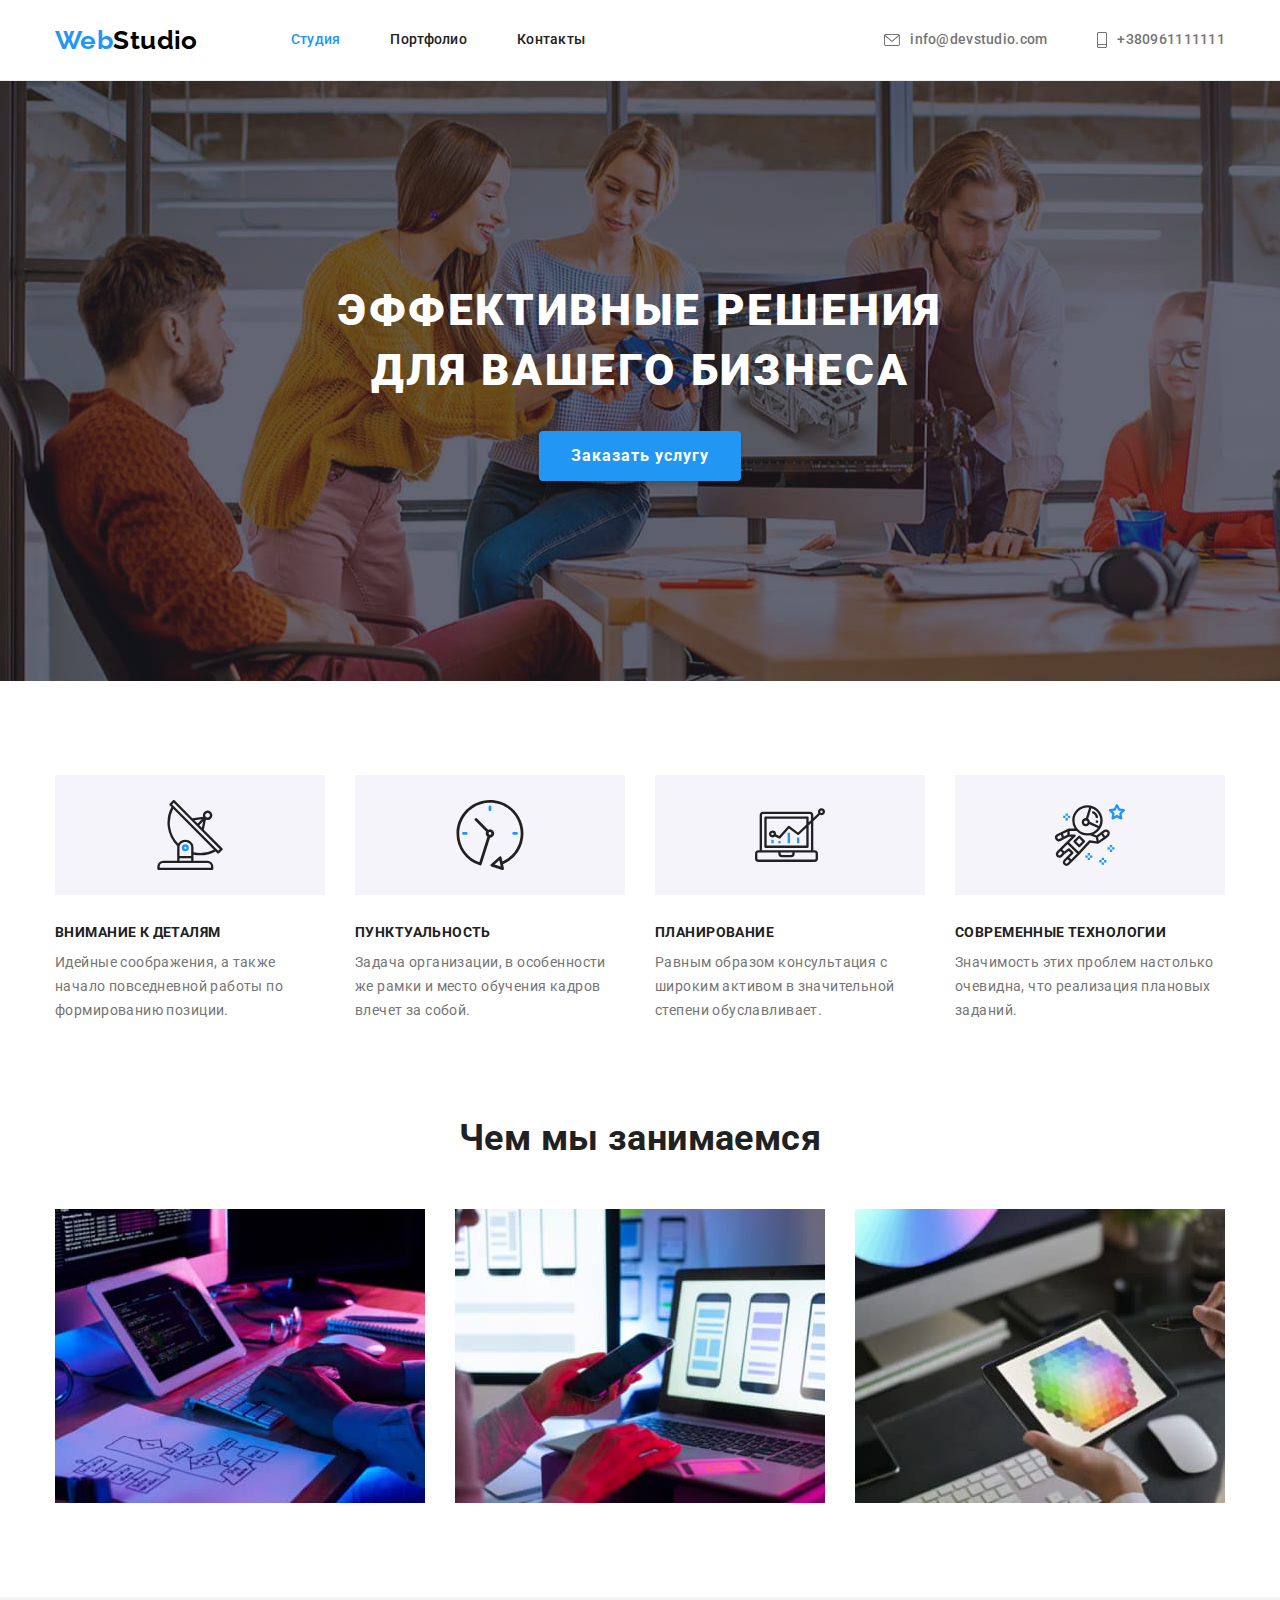
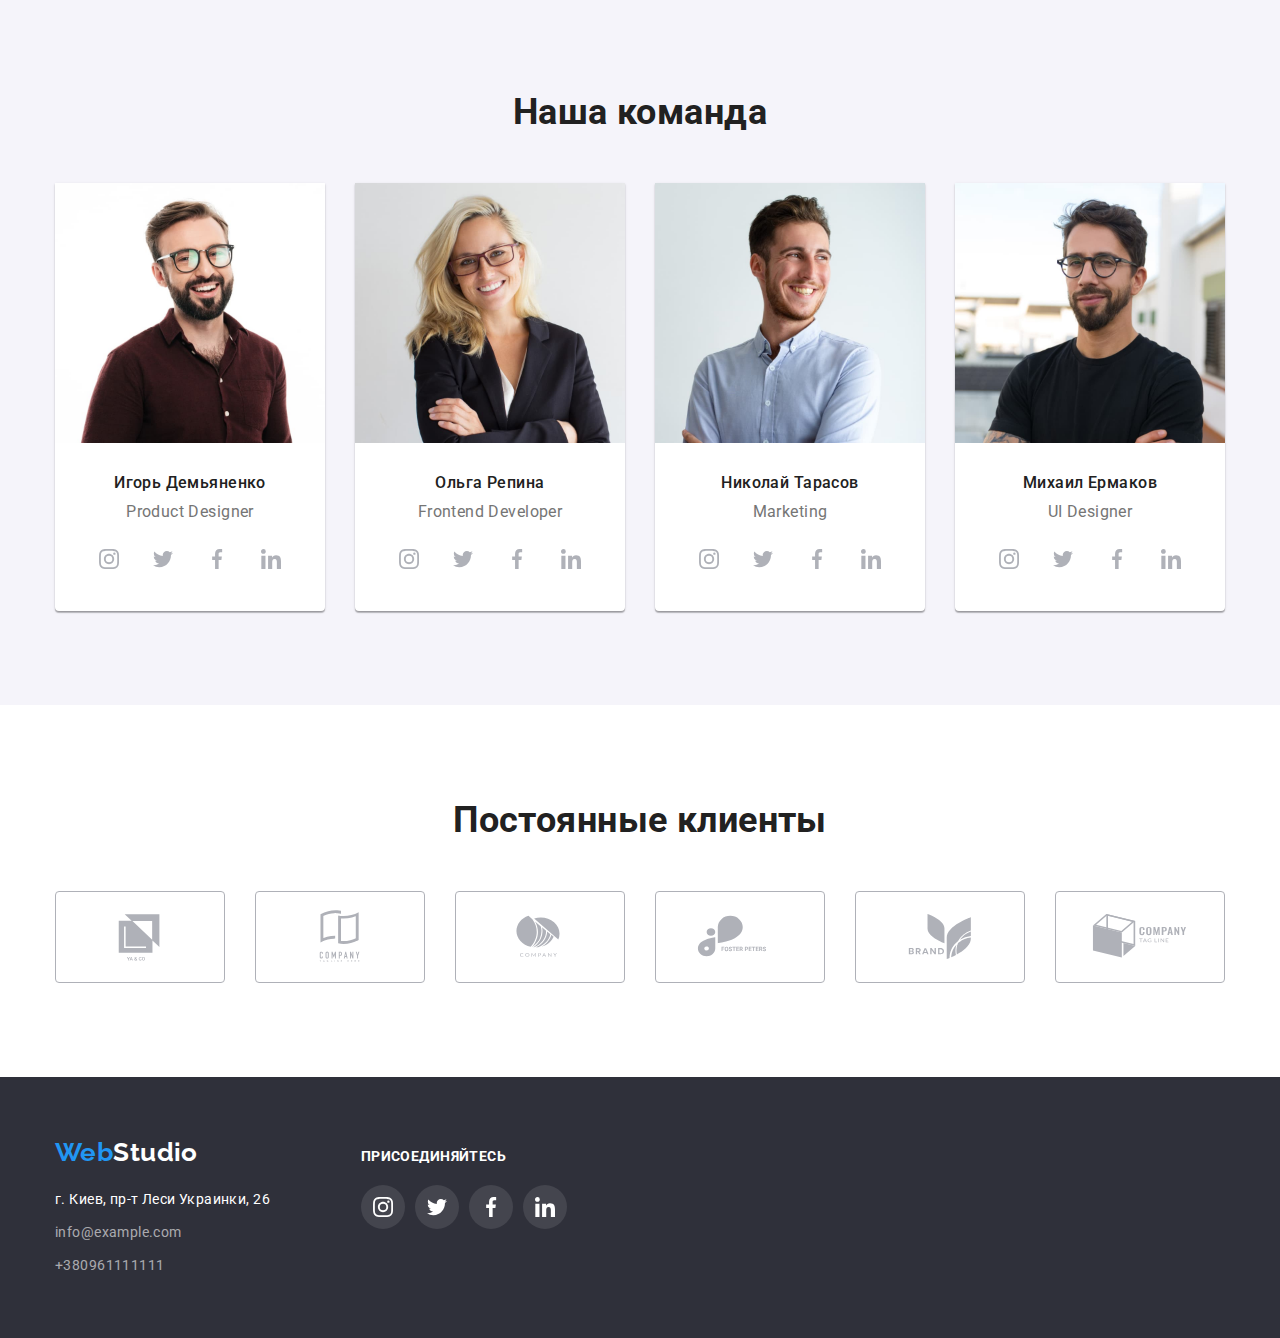
<file: index.html>
<!DOCTYPE html>
<html lang="ru">
  <head>
    <meta charset="UTF-8" />
    <meta http-equiv="X-UA-Compatible" content="IE=edge" />
    <meta name="viewport" content="width=device-width, initial-scale=1.0" />
    <title>WebStudio</title>
    <link rel="stylesheet" href="https://cdnjs.cloudflare.com/ajax/libs/modern-normalize/1.1.0/modern-normalize.min.css" />
    <link rel="preconnect" href="https://fonts.googleapis.com" />
    <link rel="preconnect" href="https://fonts.gstatic.com" crossorigin />
    <link
      href="https://fonts.googleapis.com/css2?family=Raleway:wght@700&family=Roboto:wght@400;500;700;900&display=swap"
      rel="stylesheet"
    />
    <link rel="stylesheet" href="./css/styles.css" />
  </head>
  <body>
    <!-- верхний блок с навигацией -->
    <header class="header">
      <div class="container container-flex">
        <nav class="header-nav">
          <a href="./index.html" class="logo link" lang="en">Web<span class="logo-part">Studio</span></a>
          <ul class="site-nav list">
            <li class="item">
              <a href="./index.html" class="link current">Студия</a>
            </li>
            <li class="item">
              <a href="./portfolio.html" class="link">Портфолио</a>
            </li>
            <li class="item"><a href="#contacts" class="link">Контакты</a></li>
          </ul>
        </nav>
        <ul class="list auth-nav">
          <li class="item">
            <a href="mailto:info@devstudio.com" class="link contacts-mail">
              <svg class="header-icon" width="16" height="12">
                <use href="./images/symbol-defs.svg#icon-envelope"></use>
              </svg>
              info@devstudio.com</a
            >
          </li>
          <li class="item">
            <a href="tel:+380961111111" class="link contacts-tel">
              <svg class="header-icon" width="10" height="16">
                <use href="./images/symbol-defs.svg#icon-smartphone"></use>
              </svg>
              +380961111111</a
            >
          </li>
        </ul>
      </div>
    </header>
    <main>
      <!-- hero -->
      <section class="hero section">
        <div class="container">
          <h1 class="hero-title">Эффективные решения для вашего бизнеса</h1>
          <button type="button" class="btn btn-hero">Заказать услугу</button>
        </div>
      </section>
      <!-- advantage Преимущества (спрятать заголовок)-->
      <section class="advantage section">
        <div class="container container-advantage">
          <h2 class="visually-hidden">Преимущества работы с нами</h2>
          <ul class="list advantage-list">
            <li class="item">
              <div class="advantage-icon-wrap">
                <svg class="advantage-icon" width="70" height="70">
                  <use href="./images/symbol-defs.svg#icon-antenna"></use>
                </svg>
              </div>
              <h3 class="title advantage-title">Внимание к деталям</h3>
              <p class="advantage-text">Идейные соображения, а также начало повседневной работы по формированию позиции.</p>
            </li>
            <li class="item">
              <div class="advantage-icon-wrap">
                <svg class="advantage-icon" width="70" height="70">
                  <use href="./images/symbol-defs.svg#icon-clock"></use>
                </svg>
              </div>
              <h3 class="title advantage-title">Пунктуальность</h3>
              <p class="advantage-text">Задача организации, в особенности же рамки и место обучения кадров влечет за собой.</p>
            </li>
            <li class="item">
              <div class="advantage-icon-wrap">
                <svg class="advantage-icon" width="70" height="70">
                  <use href="./images/symbol-defs.svg#icon-Vector"></use>
                </svg>
              </div>
              <h3 class="title advantage-title">Планирование</h3>
              <p class="advantage-text">Равным образом консультация с широким активом в значительной степени обуславливает.</p>
            </li>
            <li class="item">
              <div class="advantage-icon-wrap">
                <svg class="advantage-icon" width="70" height="70">
                  <use href="./images/symbol-defs.svg#icon-astronaut"></use>
                </svg>
              </div>
              <h3 class="title advantage-title">Современные технологии</h3>
              <p class="advantage-text">Значимость этих проблем настолько очевидна, что реализация плановых заданий.</p>
            </li>
          </ul>
        </div>
      </section>
      <!-- Work Илюстрация рабочего процесса -->
      <section class="work section">
        <div class="container">
          <h2 class="title">Чем мы занимаемся</h2>
          <ul class="list work-list">
            <li class="item">
              <img src="./images/note-1.jpg" alt="работа за столом на компьютере" width="370" height="294" />
            </li>
            <li class="item">
              <img src="./images/note-2.jpg" alt="работа за компьютером на фоне мобильного телефона в руках" width="370" height="294" />
            </li>
            <li class="item">
              <img src="./images/note-3.jpg" alt="работа на планшете на фоне рабочего стола с компьютером" width="370" height="294" />
            </li>
          </ul>
        </div>
      </section>
      <!-- team Сотрудники студии с указанием должностей -->
      <section class="team section">
        <div class="container">
          <h2 class="title team-title">Наша команда</h2>
          <ul class="list team-list">
            <li class="item">
              <img src="./images/the-best-worker-1.jpg" alt="бородатый молодой парень в очках" width="270" height="260" class="team-foto" />
              <div class="team-card-text">
                <h3 class="title team-title-cards">Игорь Демьяненко</h3>
                <p class="team-list-text">Product Designer</p>
                <ul class="team-soc-list list">
                  <li class="team-soc-item">
                    <a href="" class="team-soc-link link">
                      <svg class="soc-icon" width="20" height="20">
                        <use href="./images/symbol-defs.svg#icon-instagram"></use>
                      </svg>
                    </a>
                  </li>
                  <li class="team-soc-item">
                    <a href="" class="team-soc-link link">
                      <svg class="soc-icon" width="20" height="20">
                        <use href="./images/symbol-defs.svg#icon-twitter"></use>
                      </svg>
                    </a>
                  </li>
                  <li class="team-soc-item">
                    <a href="" class="team-soc-link link">
                      <svg class="soc-icon" width="20" height="20">
                        <use href="./images/symbol-defs.svg#icon-facebook"></use>
                      </svg>
                    </a>
                  </li>
                  <li class="team-soc-item">
                    <a href="" class="team-soc-link link">
                      <svg class="soc-icon" width="20" height="20">
                        <use href="./images/symbol-defs.svg#icon-linkedin"></use>
                      </svg>
                    </a>
                  </li>
                </ul>
              </div>
            </li>
            <li class="item">
              <img src="./images/the-best-worker-2.jpg" alt="молодая дувушка в очках" width="270" height="260" class="team-foto" />
              <div class="team-card-text">
                <h3 class="title team-title-cards">Ольга Репина</h3>
                <p class="team-list-text">Frontend Developer</p>
                <ul class="team-soc-list list">
                  <li class="team-soc-item">
                    <a href="" class="team-soc-link link">
                      <svg class="soc-icon" width="20" height="20"><use href="./images/symbol-defs.svg#icon-instagram"></use></svg>
                    </a>
                  </li>
                  <li class="team-soc-item">
                    <a href="" class="team-soc-link link">
                      <svg class="soc-icon" width="20" height="20"><use href="./images/symbol-defs.svg#icon-twitter"></use></svg>
                    </a>
                  </li>
                  <li class="team-soc-item">
                    <a href="" class="team-soc-link link">
                      <svg class="soc-icon" width="20" height="20"><use href="./images/symbol-defs.svg#icon-facebook"></use></svg>
                    </a>
                  </li>
                  <li class="team-soc-item">
                    <a href="" class="team-soc-link link">
                      <svg class="soc-icon" width="20" height="20"><use href="./images/symbol-defs.svg#icon-linkedin"></use></svg>
                    </a>
                  </li>
                </ul>
              </div>
            </li>
            <li class="item">
              <img
                src="./images/the-best-worker-3.jpg"
                alt="молодой рыжий парень смотрит в сторону"
                width="270"
                height="260"
                class="team-foto"
              />
              <div class="team-card-text">
                <h3 class="title team-title-cards">Николай Тарасов</h3>
                <p class="team-list-text">Marketing</p>
                <ul class="team-soc-list list">
                  <li class="team-soc-item">
                    <a href="" class="team-soc-link link">
                      <svg class="soc-icon" width="20" height="20"><use href="./images/symbol-defs.svg#icon-instagram"></use></svg>
                    </a>
                  </li>
                  <li class="team-soc-item">
                    <a href="" class="team-soc-link link">
                      <svg class="soc-icon" width="20" height="20"><use href="./images/symbol-defs.svg#icon-twitter"></use></svg>
                    </a>
                  </li>
                  <li class="team-soc-item">
                    <a href="" class="team-soc-link link">
                      <svg class="soc-icon" width="20" height="20"><use href="./images/symbol-defs.svg#icon-facebook"></use></svg>
                    </a>
                  </li>
                  <li class="team-soc-item">
                    <a href="" class="team-soc-link link">
                      <svg class="soc-icon" width="20" height="20"><use href="./images/symbol-defs.svg#icon-linkedin"></use></svg>
                    </a>
                  </li>
                </ul>
              </div>
            </li>
            <li class="item">
              <img
                src="./images/the-best-worker-4.jpg"
                alt="бородатый молодой парень в очках хитро ухмыляется"
                width="270"
                height="260"
                class="team-foto"
              />
              <div class="team-card-text">
                <h3 class="title team-title-cards">Михаил Ермаков</h3>
                <p class="team-list-text">UI Designer</p>
                <ul class="team-soc-list list">
                  <li class="team-soc-item">
                    <a href="" class="team-soc-link link">
                      <svg class="soc-icon" width="20" height="20"><use href="./images/symbol-defs.svg#icon-instagram"></use></svg>
                    </a>
                  </li>
                  <li class="team-soc-item">
                    <a href="" class="team-soc-link link">
                      <svg class="soc-icon" width="20" height="20"><use href="./images/symbol-defs.svg#icon-twitter"></use></svg>
                    </a>
                  </li>
                  <li class="team-soc-item">
                    <a href="" class="team-soc-link link">
                      <svg class="soc-icon" width="20" height="20"><use href="./images/symbol-defs.svg#icon-facebook"></use></svg>
                    </a>
                  </li>
                  <li class="team-soc-item">
                    <a href="" class="team-soc-link link">
                      <svg class="soc-icon" width="20" height="20"><use href="./images/symbol-defs.svg#icon-linkedin"></use></svg>
                    </a>
                  </li>
                </ul>
              </div>
            </li>
          </ul>
        </div>
      </section>
      <!-- clients -->
      <section class="clients section">
        <div class="container">
          <h2 class="title">Постоянные клиенты</h2>
          <ul class="clients-list list">
            <li class="clients-item">
              <a href="/" class="clients-link link">
                <svg class="clients-icon" width="106" height="60">
                  <use href="./images/symbol-defs.svg#icon-Logo"></use></svg>
                </a>
            </li>
            <li class="clients-item">
              <a href="/" class="clients-link link"><svg class="clients-icon" width="106" height="60">
                  <use href="./images/symbol-defs.svg#icon-Logo-1"></use></svg>
                </a>
            </li>
            <li class="clients-item">
              <a href="/" class="clients-link link"><svg class="clients-icon" width="106" height="60">
                  <use href="./images/symbol-defs.svg#icon-Logo-2"></use></svg>
                </a>
            </li>
            <li class="clients-item">
              <a href="/" class="clients-link link"><svg class="clients-icon" width="106" height="60">
                  <use href="./images/symbol-defs.svg#icon-Logo-3"></use></svg>
                </a>
            </li>
            <li class="clients-item">
              <a href="/" class="clients-link link"><svg class="clients-icon" width="106" height="60">
                  <use href="./images/symbol-defs.svg#icon-Logo-4"></use>
                  </svg></a>
            </li>
            <li class="clients-item">
              <a href="/" class="clients-link link"><svg class="clients-icon" width="106" height="60">
                  <use href="./images/symbol-defs.svg#icon-Logo-5"></use></svg></a>
            </li>
          </ul>
        </div>
      </section>
    </main>
    <!-- футер -->
    <footer class="footer">
      <div class="container">
        <div class="adress-wrap"><a href="./index.html" class="logo link" lang="en">Web<span class="logo-part-footer">Studio</span></a>
          <address id="contacts">
            <ul class="list">
              <li class="item">
                <a href="https://goo.gl/maps/6EJtzGpYEQnjh2rM8" class="link address">г. Киев, пр-т Леси Украинки, 26</a>
              </li>
              <li class="item">
                <a href="mailto:info@example.com" class="link contact-footer">info@example.com</a>
              </li>
              <li class="item">
                <a href="tel:+380961111111" class="link contact-footer">+380961111111</a>
              </li>
            </ul>
          </address></div>
        <div class="soc-icon-wrap">
          <h2 class="title-footer">присоединяйтесь</h2>
          <ul class="team-soc-list list">
            <li class="team-soc-item">
              <a href="" class="team-soc-link link">
                <svg class="soc-icon" width="20" height="20">
                  <use href="./images/symbol-defs.svg#icon-instagram"></use>
                </svg>
              </a>
            </li>
            <li class="team-soc-item">
              <a href="" class="team-soc-link link">
                <svg class="soc-icon" width="20" height="20">
                  <use href="./images/symbol-defs.svg#icon-twitter"></use>
                </svg>
              </a>
            </li>
            <li class="team-soc-item">
              <a href="" class="team-soc-link link">
                <svg class="soc-icon" width="20" height="20">
                  <use href="./images/symbol-defs.svg#icon-facebook"></use>
                </svg>
              </a>
            </li>
            <li class="team-soc-item">
              <a href="" class="team-soc-link link">
                <svg class="soc-icon" width="20" height="20">
                  <use href="./images/symbol-defs.svg#icon-linkedin"></use>
                </svg>
              </a>
            </li>
          </ul>
        </div>
      </div>
    </li>
  </ul>
      </div>
     
    </footer>
  </body>
</html>
</file>
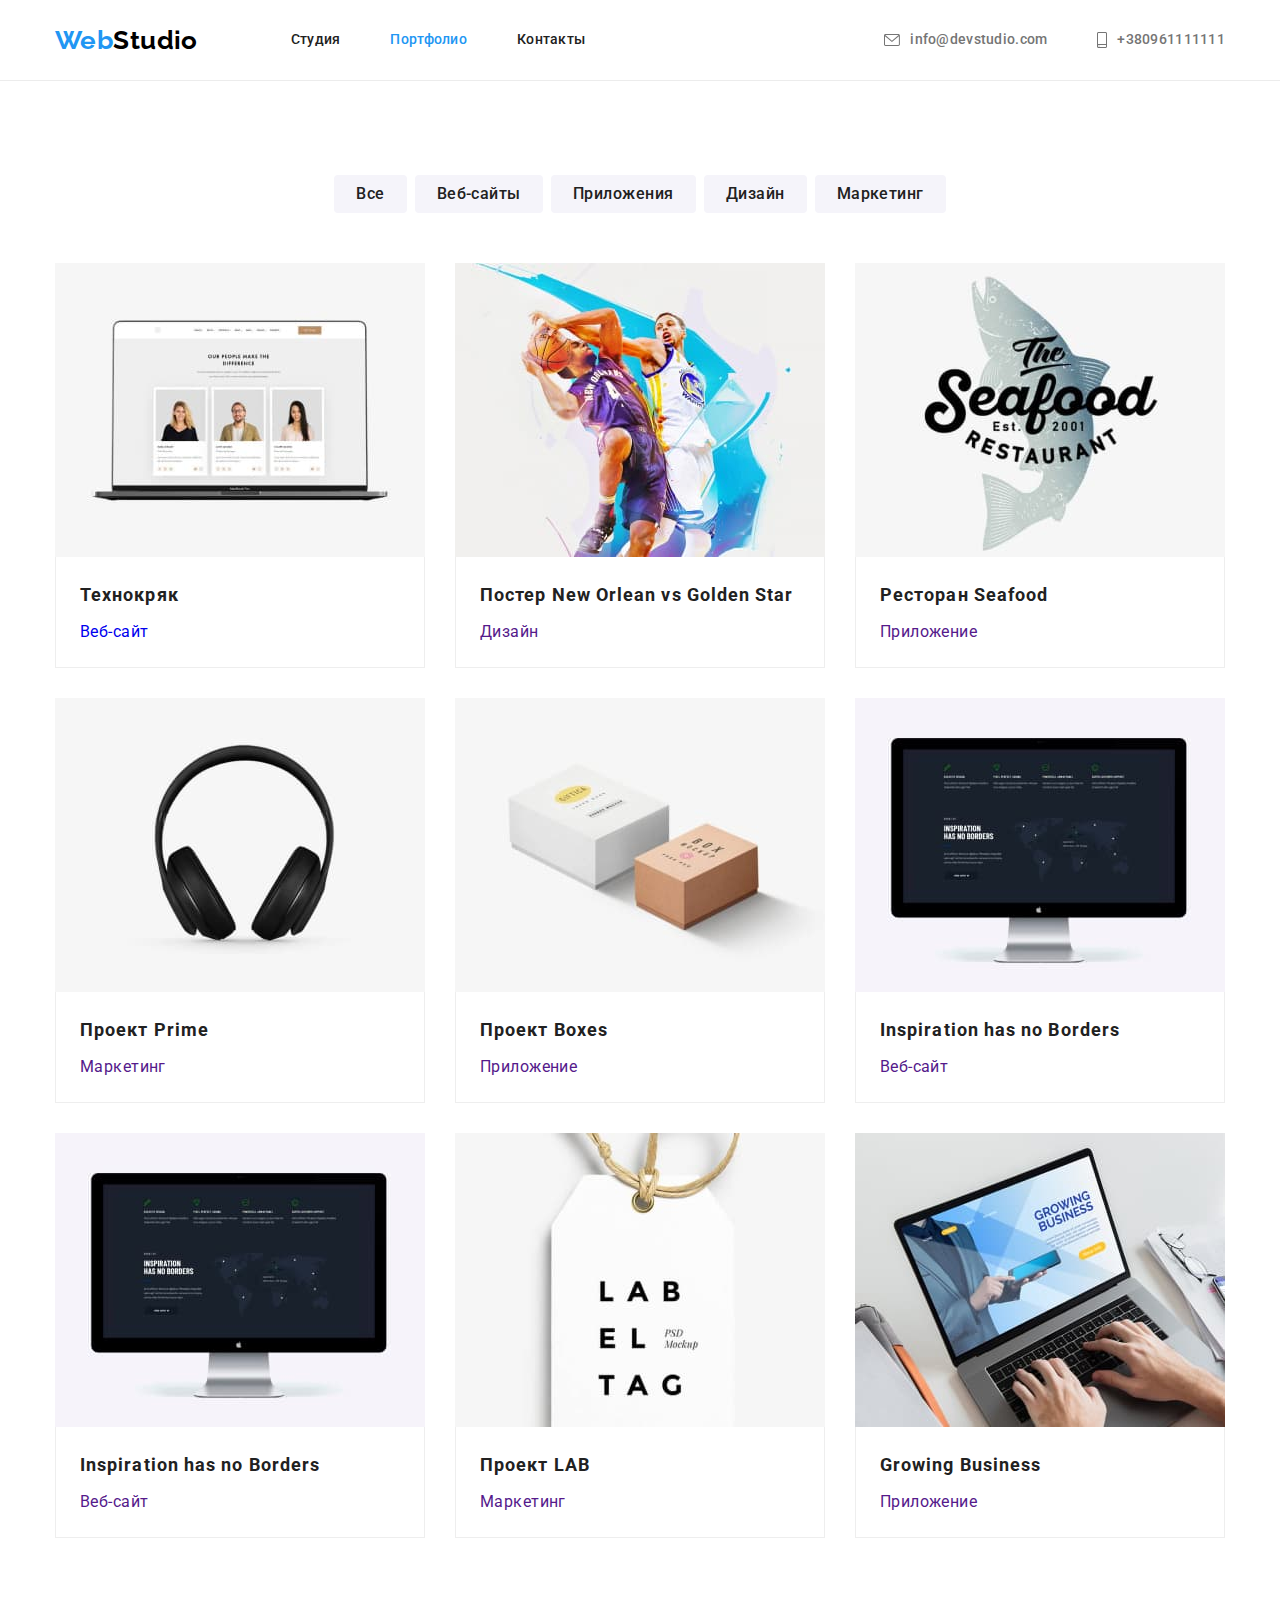
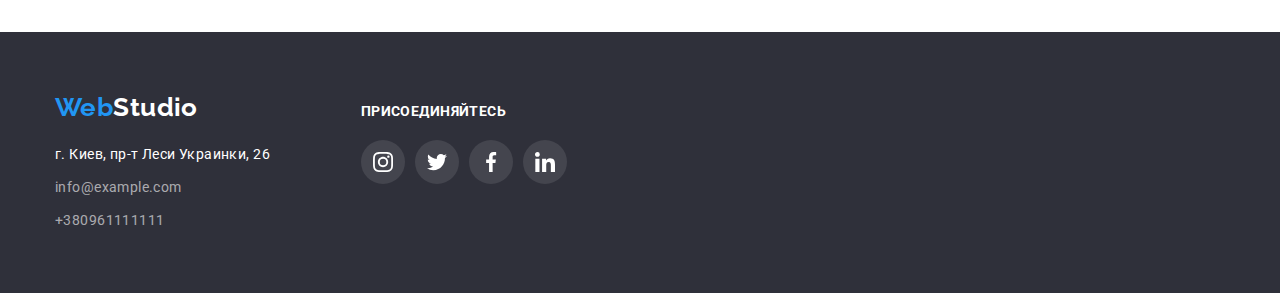
<file: portfolio.html>
<!DOCTYPE html>
<html lang="ru">
  <head>
    <meta charset="UTF-8" />
    <meta http-equiv="X-UA-Compatible" content="IE=edge" />
    <meta name="viewport" content="width=device-width, initial-scale=1.0" />
    <title>Портфолио</title>
    <link
      rel="stylesheet"
      href="https://cdnjs.cloudflare.com/ajax/libs/modern-normalize/1.1.0/modern-normalize.min.css"
    />
    <link rel="preconnect" href="https://fonts.googleapis.com" />
    <link rel="preconnect" href="https://fonts.gstatic.com" crossorigin />
    <link
      href="https://fonts.googleapis.com/css2?family=Raleway:wght@700&family=Roboto:wght@400;500;700;900&display=swap"
      rel="stylesheet"
    />

    <link rel="stylesheet" href="./css/styles.css" />
  </head>
  <body>
    <!-- Хедер -->
    <header class="header">
      <div class="container container-flex">
        <nav class="header-nav">
          <a href="./index.html" class="logo link" lang="en">Web<span class="logo-part">Studio</span></a>
          <ul class="site-nav list">
            <li class="item">
              <a href="./index.html" class="link">Студия</a>
            </li>
            <li class="item">
              <a href="./portfolio.html" class="link current">Портфолио</a>
            </li>
            <li class="item"><a href="#contacts" class="link">Контакты</a></li>
          </ul>
        </nav>
        <ul class="list auth-nav">
          <li class="item">
            <a href="mailto:info@devstudio.com" class="link contacts-mail">
              <svg class="header-icon" width="16" height="12">
                <use href="./images/symbol-defs.svg#icon-envelope"></use>
              </svg>
              info@devstudio.com</a
            >
          </li>
          <li class="item">
            <a href="tel:+380961111111" class="link contacts-tel">
              <svg class="header-icon" width="10" height="16">
                <use href="./images/symbol-defs.svg#icon-smartphone"></use>
              </svg>
              +380961111111</a
            >
          </li>
        </ul>
      </div>
    </header>
    <!-- porftolio -->
    <main>
      <section class="porftolio section">
        <div class="container">
          <h1 class="visually-hidden">Портфолио наших работ</h1>
          <ul class="list list-btn">
            <li class="item"><button type="button" class="btn">Все</button></li>
            <li class="item"><button type="button" class="btn">Веб-сайты</button></li>
            <li class="item"><button type="button" class="btn">Приложения</button></li>
            <li class="item"><button type="button" class="btn">Дизайн</button></li>
            <li class="item"><button type="button" class="btn">Маркетинг</button></li>
          </ul>
          <ul class="list card-set">
            <li class="item">
              <a href="/" class="link"><img src="./images/leptop.jpg" alt="Ноутбук с открытым сайтом" width="370" />
                <div class="card-text">
                  <h2 class="porftolio-title">Технокряк</h2>
                  <p class="porftolio-text">Веб-сайт</p>
                </div></a>
            </li>
            <li class="item">
             <a href="" class="link"> <img
              src="./images/basketboll.jpg"
              alt="два баскетболиста активно играют"
              width="370"
            />
            <div class="card-text">
              <h2 class="porftolio-title">Постер New Orlean vs Golden Star</h2>
              <p class="porftolio-text">Дизайн</p>
            </div></a>
            </li>
            <li class="item">
             <a href="" class="link"> <img
              src="./images/seafood.jpg"
              alt="Логотип рыбного ресторана с рыбой на фоне"
              width="370"
            />
            <div class="card-text">
              <h2 class="porftolio-title">Ресторан Seafood</h2>
              <p class="porftolio-text">Приложение</p>
            </div></a>
            </li>
            <li class="item">
             <a href="" class="link"> <img src="./images/headphones.jpg" alt="Наушники" width="370" />
              <div class="card-text">
                <h2 class="porftolio-title">Проект Prime</h2>
                <p class="porftolio-text">Маркетинг</p>
              </div></a>
            </li>
            <li class="item">
              <a href="" class="link"><img src="./images/boxes.jpg" alt="Две картонных коробки" width="370" />
                <div class="card-text">
                  <h2 class="porftolio-title">Проект Boxes</h2>
                  <p class="porftolio-text">Приложение</p>
                </div></a>
            </li>
            <li class="item">
             <a href="" class="link"> <img src="./images/monitor.jpg" alt="Монитор" width="370" />
              <div class="card-text">
                <h2 class="porftolio-title">Inspiration has no Borders</h2>
                <p class="porftolio-text">Веб-сайт</p>
              </div></a>
            </li>
            <li class="item">
              <a href="" class="link"> <img src="./images/monitor.jpg" alt="Монитор" width="370" />
                <div class="card-text">
                  <h2 class="porftolio-title">Inspiration has no Borders</h2>
                  <p class="porftolio-text">Веб-сайт</p>
                </div></a>
            </li>
            <li class="item">
             <a href="" class="link"> <img src="./images/label.jpg" alt="Ярлык с надписью" width="370" />
              <div class="card-text">
                <h2 class="porftolio-title">Проект LAB</h2>
                <p class="porftolio-text">Маркетинг</p>
              </div></a>
            </li>
            <li class="item">
              <a href="" class="link"><img src="./images/note-heands.jpg" alt="Работа за ноутбуком" width="370" />
                <div class="card-text">
                  <h2 class="porftolio-title">Growing Business</h2>
                  <p class="porftolio-text">Приложение</p>
                </div></a>
            </li>
          </ul>
        </div>
      </section>
    </main>
    <!-- Футер -->
    <footer class="footer">
      <div class="container">
        <div class="adress-wrap"><a href="./index.html" class="logo link" lang="en">Web<span class="logo-part-footer">Studio</span></a>
          <address id="contacts">
            <ul class="list">
              <li class="item">
                <a href="https://goo.gl/maps/6EJtzGpYEQnjh2rM8" class="link address">г. Киев, пр-т Леси Украинки, 26</a>
              </li>
              <li class="item">
                <a href="mailto:info@example.com" class="link contact-footer">info@example.com</a>
              </li>
              <li class="item">
                <a href="tel:+380961111111" class="link contact-footer">+380961111111</a>
              </li>
            </ul>
          </address></div>
        <div class="soc-icon-wrap">
          <h2 class="title-footer">присоединяйтесь</h2>
          <ul class="team-soc-list list">
            <li class="team-soc-item">
              <a href="" class="team-soc-link link">
                <svg class="soc-icon" width="20" height="20">
                  <use href="./images/symbol-defs.svg#icon-instagram"></use>
                </svg>
              </a>
            </li>
            <li class="team-soc-item">
              <a href="" class="team-soc-link link">
                <svg class="soc-icon" width="20" height="20">
                  <use href="./images/symbol-defs.svg#icon-twitter"></use>
                </svg>
              </a>
            </li>
            <li class="team-soc-item">
              <a href="" class="team-soc-link link">
                <svg class="soc-icon" width="20" height="20">
                  <use href="./images/symbol-defs.svg#icon-facebook"></use>
                </svg>
              </a>
            </li>
            <li class="team-soc-item">
              <a href="" class="team-soc-link link">
                <svg class="soc-icon" width="20" height="20">
                  <use href="./images/symbol-defs.svg#icon-linkedin"></use>
                </svg>
              </a>
            </li>
          </ul>
        </div>
      </div>
    </li>
  </ul>
      </div>
     
    </footer>
  </body>
</html>
</file>
<file: css/styles.css>
:root {
  /* цвет текста */
  --text-dark-color: #212121;
  --text-main-color: #757575;
  --text-acent-color: #2196f3;
  --text-white-color: #ffffff;
  --text-link-footer-color: rgba(255, 255, 255, 0.6);
  --text-black-color: #000000;
  /* цвета фона*/
  --bgc-white-color: #ffffff;
  --bgc-dark-grey-color: #2f303a;
  --bgc-light-grey-color: #f5f4fa;
  /* отступы */
  --margin50: 50px;
  --margin30: 30px;
  --margin20: 20px;
}

.list {
  list-style: none;
}

.link {
  text-decoration: none;
  font-style: normal;
}

.title {
  font-size: 36px;
  line-height: 1.17;
  text-align: center;
  color: var(--text-dark-color);
}

.btn {
  border: none;
  cursor: pointer;
  font-family: "Roboto", sans-serif;
  font-weight: 500;
  font-size: 16px;
  line-height: 1.62;
  letter-spacing: 0.03em;
  text-align: center;
  color: var(--text-dark-color);
  background-color: var(--bgc-light-grey-color);
}

/* CONTAINER */
.container {
  width: 1200px;
  margin-left: auto;
  margin-right: auto;
  padding-left: 15px;
  padding-right: 15px;
}

.section {
  padding-top: 94px;
  padding-bottom: 94px;
}

.header-nav,
.site-nav,
.auth-nav,
.container-flex,
.advantage-list,
.work-list,
.team-list,
.card-set {
  display: flex;
}

body {
  font-family: "Roboto", sans-serif;
  font-weight: 400;
  font-size: 14px;
  line-height: 1.71;
  letter-spacing: 0.03em;
  color: var(--text-main-color);
  background-color: var(--bgc-white-color);
}

h1,
h2,
h3,
h4,
h5,
h6,
p,
ul {
  margin: 0;
  padding: 0;
}

img {
  display: block;
  max-width: 100%;
  height: auto;
}

/* Студия */

/* Header */
.header {
  border-bottom: 1px solid #ececec;
}

.logo {
  margin-right: 93px;
  font-family: "Raleway", sans-serif;
  font-weight: 700;
  font-size: 26px;
  line-height: 1.19;
  color: var(--text-acent-color);
}

.logo-part {
  color: var(--text-black-color);
}

.site-nav .link {
  display: block;
  padding-top: 32px;
  padding-bottom: 32px;

  font-weight: 500;
  line-height: 1.14;
  letter-spacing: 0.02em;
  color: var(--text-dark-color);
}

.site-nav .item:not(:last-child) {
  margin-right: var(--margin50);
}

.site-nav .current {
  color: var(--text-acent-color);
}

.auth-nav .item:not(:last-child) {
  margin-right: var(--margin50);
}

.header-nav {
  align-items: center;
}

.container-flex {
  align-items: center;
}

.auth-nav .link {
  display: flex;
  justify-content: center;
  align-items: center;

  padding-top: 32px;
  padding-bottom: 32px;

  font-weight: 500;
  line-height: 1.14;
  letter-spacing: 0.02em;
  color: var(--text-main-color);
}

.header-icon {
  margin-right: 10px;
  fill: currentColor;
}

.auth-nav {
  margin-left: auto;
}

.site-nav .link:hover,
.site-nav .link:focus,
.auth-nav .link:hover,
.auth-nav .link:focus {
  color: var(--text-acent-color);
}

.hero,
.footer {
  background-color: var(--bgc-dark-grey-color);
}

/* Hero */
.hero {
  max-width: 1600px;
  margin-left: auto;
  margin-right: auto;
  padding-top: 200px;
  padding-bottom: 200px;

  background-image: linear-gradient(
      rgba(47, 48, 58, 0.4),
      rgba(47, 48, 58, 0.4)
    ),
    url(../images/Hero-bg.jpg);
  background-repeat: no-repeat;
  background-color: #000000;
}

.hero-title {
  margin-left: auto;
  margin-right: auto;
  margin-bottom: var(--margin30);

  width: 696px;
  font-weight: 900;
  font-size: 44px;
  line-height: 1.36;
  text-align: center;
  letter-spacing: 0.06em;
  color: var(--text-white-color);

  text-transform: uppercase;
}

.btn:hover,
.btn:focus {
  background-color: var(--text-acent-color);
  color: var(--text-white-color);
}

.btn-hero {
  display: block;
  margin-left: auto;
  margin-right: auto;
  padding: 10px 32px;
  box-shadow: 0px 4px 4px rgba(0, 0, 0, 0.15);
  border-radius: 4px;

  font-weight: 700;
  font-size: 16px;
  line-height: 1.88;
  text-align: center;
  letter-spacing: 0.06em;
  background-color: var(--text-acent-color);
  color: var(--text-white-color);
}

.btn-hero:hover,
.btn-hero:focus {
  background-color: var(--text-white-color);
  color: var(--text-acent-color);
}

/* advantage */
.visually-hidden {
  position: absolute;
  white-space: nowrap;
  width: 1px;
  height: 1px;
  overflow: hidden;
  border: 0;
  padding: 0;
  clip: rect(0 0 0 0);
  clip-path: inset(50%);
  margin: -1px;
}

.advantage-icon-wrap {
  display: flex;
  height: 120px;
  width: 270px;
  margin-bottom: var(--margin30);
  align-items: center;
  justify-content: center;

  background-color: var(--bgc-light-grey-color);
}

.advantage-title {
  margin-bottom: 10px;

  font-size: 14px;
  line-height: 1.14;
  color: var(--text-dark-color);
  text-align: left;
  text-transform: uppercase;
}

.advantage-list .item:not(:last-child) {
  margin-right: var(--margin30);
}

.advantage-list .item {
  width: 270px;
}

/* work */

.work {
  padding-top: 0;
}

.work .title {
  margin-bottom: var(--margin50);
}

.work-list > .item:not(:last-child) {
  margin-right: var(--margin30);
}

/* team */
.team {
  background-color: var(--bgc-light-grey-color);
}

.team-title {
  margin-bottom: var(--margin50);
}

.team-list > .item {
  background: #ffffff;
  box-shadow: 0px 1px 3px rgba(0, 0, 0, 0.12), 0px 1px 1px rgba(0, 0, 0, 0.14),
    0px 2px 1px rgba(0, 0, 0, 0.2);
  border-radius: 0px 0px 4px 4px;
}

.team-title-cards {
  margin-bottom: 10px;
  font-weight: 500;
  font-size: 16px;
  line-height: 1.19;
  text-align: center;
}

.team-list-text {
  font-size: 16px;
  line-height: 1.19;
  text-align: center;
  margin-bottom: 16px;
}

.team-list > .item:not(:last-child) {
  margin-right: var(--margin30);
}

.team-card-text {
  padding-top: var(--margin30);
  padding-bottom: var(--margin30);
}

.team-soc-list {
  display: flex;
  justify-content: center;
  column-gap: 10px;
}

.team-soc-link {
  display: flex;
  justify-content: center;
  align-items: center;
  height: 44px;
  width: 44px;
  border-radius: 50%;

  fill: #afb1b8;
}

.team-soc-link:hover,
.team-soc-link:focus {
  fill: var(--bgc-white-color);
  background-color: var(--text-acent-color);
}

/* clients */

.clients .title {
  margin-bottom: var(--margin50);
}

.clients-list {
  display: flex;
  column-gap: var(--margin30);
}

.clients-link {
  display: flex;
  justify-content: center;
  align-items: center;
  height: 92px;
  width: 170px;
  border: 1px solid #afb1b8;
  border-radius: 4px;
  fill: #afb1b8;
}

.clients-link:hover,
.clients-link:focus {
  fill: var(--text-acent-color);
  border-color: var(--text-acent-color);
}

/* footer */

.footer {
  padding-top: 60px;
  padding-bottom: 60px;
}

.footer > .container {
  display: flex;
  column-gap: 70px;
}

.footer .logo {
  display: block;
  margin-bottom: var(--margin20);
}

.logo-part-footer,
.address {
  color: var(--text-white-color);
}

.footer .item:not(:last-child) {
  margin-bottom: 9px;
}

.contact-footer {
  color: var(--text-link-footer-color);
}

.footer .address:hover,
.footer .address:focus,
.contact-footer:hover,
.contact-footer:focus {
  color: var(--text-acent-color);
}

.soc-icon-wrap {
  padding-top: 12px;
}

.title-footer {
  margin-bottom: var(--margin20);
  font-weight: 700;
  font-size: 14px;
  line-height: 1.14;
  letter-spacing: 0.03em;
  text-transform: uppercase;

  color: #ffffff;
}

.footer-soc-list {
  display: flex;
  justify-content: center;
  column-gap: 10px;
}

.footer .team-soc-link {
  background-color: rgba(255, 255, 255, 0.1);
}

footer .soc-icon {
  fill: var(--bgc-white-color);
}

.team-soc-link:hover,
.team-soc-link:focus {
  background-color: var(--text-acent-color);
}

/* Портфолио */
.list-btn {
  display: flex;
  justify-content: center;
  margin-bottom: var(--margin50);
}

.list-btn > .item:not(:last-child) {
  margin-right: 8px;
}

.porftolio .btn {
  padding: 6px 22px;
  border-radius: 4px;
}

.porftolio .btn:hover,
.porftolio .btn:focus {
  box-shadow: 0px 3px 1px rgba(0, 0, 0, 0.1), 0px 1px 2px rgba(0, 0, 0, 0.08),
    0px 2px 2px rgba(0, 0, 0, 0.12);
}

.porftolio-title {
  margin-bottom: 4px;

  font-size: 18px;
  line-height: 2;
  letter-spacing: 0.06em;
  color: var(--text-dark-color);
}

.porftolio-text {
  font-size: 16px;
  line-height: 1.88;
  letter-spacing: inherit;
}

.card-set {
  flex-wrap: wrap;
  margin-left: calc(-1 * var(--margin30));
  margin-top: calc(-1 * var(--margin30));
}

.card-set > .item {
  flex-basis: calc(100% / 3 - var(--margin30));
  margin-left: var(--margin30);
  margin-top: var(--margin30);
}

.porftolio .link {
  display: inline-block;
}

.porftolio .link:hover,
.porftolio .link:focus {
  box-shadow: 0px 1px 1px rgba(0, 0, 0, 0.12), 0px 4px 4px rgba(0, 0, 0, 0.06),
    1px 4px 6px rgba(0, 0, 0, 0.16);
}

.card-set .card-text {
  padding: 20px 24px;
  border-right: 1px solid #eeeeee;
  border-bottom: 1px solid #eeeeee;
  border-left: 1px solid #eeeeee;
}
</file>
